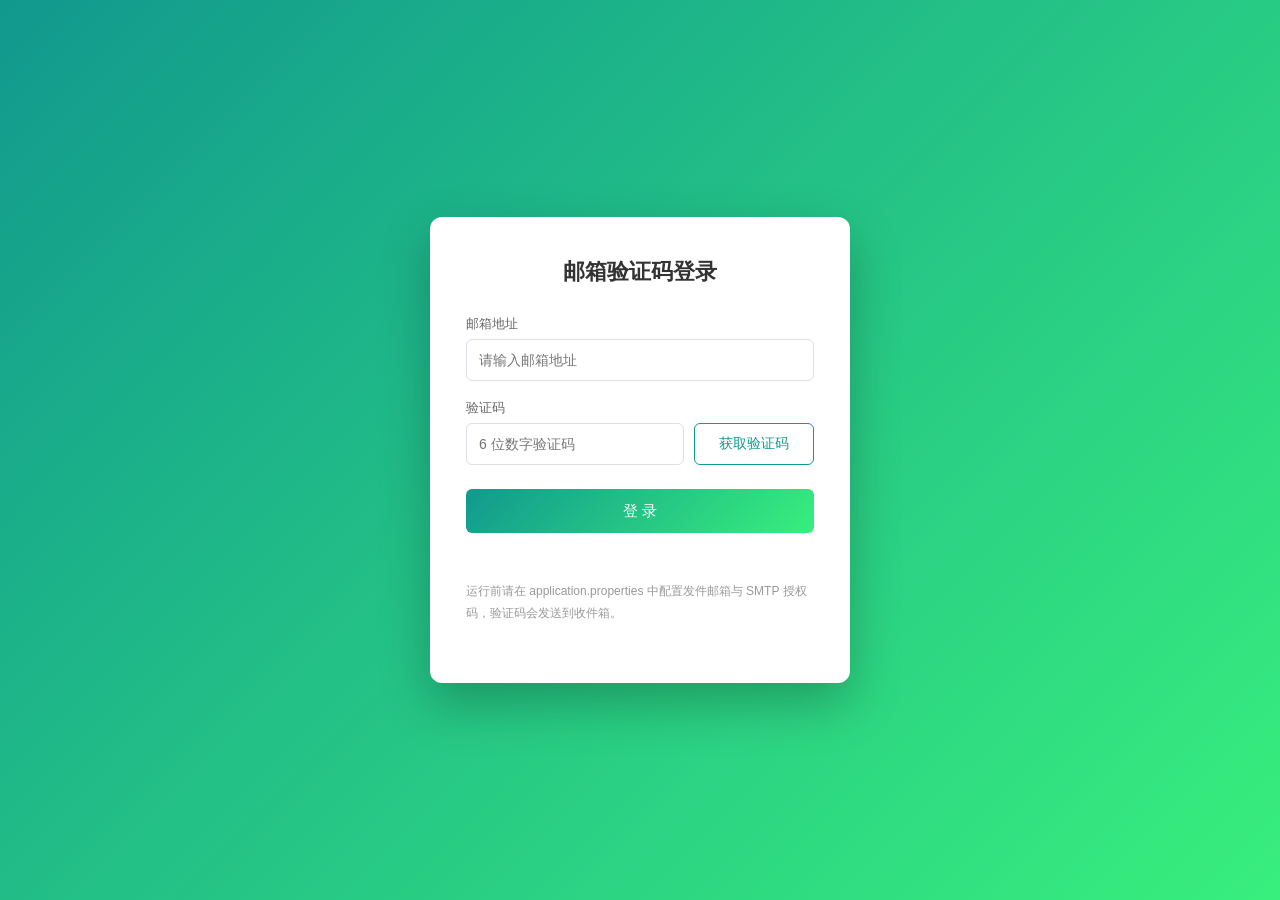
<file: springboot-email-login/src/main/resources/static/index.html>
<!DOCTYPE html>
<html lang="zh-CN">
<head>
<meta charset="UTF-8">
<meta name="viewport" content="width=device-width, initial-scale=1.0">
<title>登录 - 邮箱验证码登录示例</title>
<style>
  * { margin: 0; padding: 0; box-sizing: border-box; }

  body {
    font-family: "Segoe UI", "Microsoft YaHei", sans-serif;
    min-height: 100vh;
    display: flex;
    align-items: center;
    justify-content: center;
    background: linear-gradient(135deg, #11998e 0%, #38ef7d 100%);
  }

  .login-card {
    width: 420px;
    background: #fff;
    border-radius: 12px;
    padding: 40px 36px;
    box-shadow: 0 20px 50px rgba(0, 0, 0, .25);
  }

  .login-card h1 {
    font-size: 22px;
    color: #333;
    text-align: center;
    margin-bottom: 28px;
  }

  .form-item { margin-bottom: 18px; }

  .form-item label {
    display: block;
    font-size: 13px;
    color: #666;
    margin-bottom: 6px;
  }

  .code-row { display: flex; gap: 10px; }

  .code-row input { flex: 1; }

  .form-item input {
    width: 100%;
    height: 42px;
    padding: 0 12px;
    border: 1px solid #dcdfe6;
    border-radius: 6px;
    font-size: 14px;
    outline: none;
    transition: border-color .2s;
  }

  .form-item input:focus { border-color: #11998e; }

  .btn-send {
    width: 120px;
    height: 42px;
    border: 1px solid #11998e;
    background: #fff;
    color: #11998e;
    border-radius: 6px;
    font-size: 14px;
    cursor: pointer;
  }

  .btn-send:disabled { border-color: #c0c4cc; color: #c0c4cc; cursor: not-allowed; }

  .btn-login {
    width: 100%;
    height: 44px;
    margin-top: 6px;
    border: none;
    border-radius: 6px;
    background: linear-gradient(135deg, #11998e 0%, #38ef7d 100%);
    color: #fff;
    font-size: 15px;
    cursor: pointer;
  }

  .btn-login:hover { opacity: .9; }

  #result {
    margin-top: 14px;
    font-size: 14px;
    text-align: center;
    min-height: 20px;
    word-break: break-all;
  }

  #result.ok { color: #67c23a; }
  #result.fail { color: #f56c6c; }
</style>
</head>
<body>
<div class="login-card">
  <h1>邮箱验证码登录</h1>

  <div class="form-item">
    <label for="email">邮箱地址</label>
    <input type="email" id="email" placeholder="请输入邮箱地址" autocomplete="off">
  </div>

  <div class="form-item">
    <label for="code">验证码</label>
    <div class="code-row">
      <input type="text" id="code" placeholder="6 位数字验证码" maxlength="6" autocomplete="off">
      <button class="btn-send" id="btnSend">获取验证码</button>
    </div>
  </div>

  <button class="btn-login" id="btnLogin">登 录</button>

  <div id="result"></div>
  <div class="form-item" style="margin-top:14px">
    <p style="font-size:12px;color:#999;line-height:1.8">
      运行前请在 application.properties 中配置发件邮箱与 SMTP 授权码，验证码会发送到收件箱。
    </p>
  </div>
</div>

<script>
  const API_BASE = ''; // 与后端同源部署时无需修改；若跨域部署请改为如 http://localhost:9093

  function showResult(msg, ok) {
    const resultEl = document.getElementById('result');
    resultEl.textContent = msg;
    resultEl.className = ok ? 'ok' : 'fail';
  }

  // 获取验证码 + 60 秒倒计时
  document.getElementById('btnSend').addEventListener('click', function () {
    const email = document.getElementById('email').value.trim();
    if (!/^[\w.%-]+@[\w.-]+\.[a-zA-Z]{2,}$/.test(email)) {
      showResult('请输入正确的邮箱地址', false);
      return;
    }
    fetch(API_BASE + '/auth/email/send', {
      method: 'POST',
      headers: { 'Content-Type': 'application/json' },
      body: JSON.stringify({ email: email })
    })
      .then(resp => resp.json())
      .then(res => {
        showResult(res.msg, res.code === 0);
        if (res.code === 0) countdown(this, 60);
      })
      .catch(e => showResult('请求失败：' + e.message, false));
  });

  function countdown(btn, seconds) {
    btn.disabled = true;
    const timer = setInterval(() => {
      btn.textContent = seconds-- + 's 后重发';
      if (seconds < 0) {
        clearInterval(timer);
        btn.disabled = false;
        btn.textContent = '获取验证码';
      }
    }, 1000);
  }

  // 登录
  document.getElementById('btnLogin').addEventListener('click', function () {
    const email = document.getElementById('email').value.trim();
    const code = document.getElementById('code').value.trim();
    fetch(API_BASE + '/auth/email/login', {
      method: 'POST',
      headers: { 'Content-Type': 'application/json' },
      body: JSON.stringify({ email: email, code: code })
    })
      .then(resp => resp.json())
      .then(res => {
        showResult(res.code === 0 ? res.msg + '，token=' + res.data.token : res.msg, res.code === 0);
      })
      .catch(e => showResult('请求失败：' + e.message, false));
  });
</script>
</body>
</html>
</file>
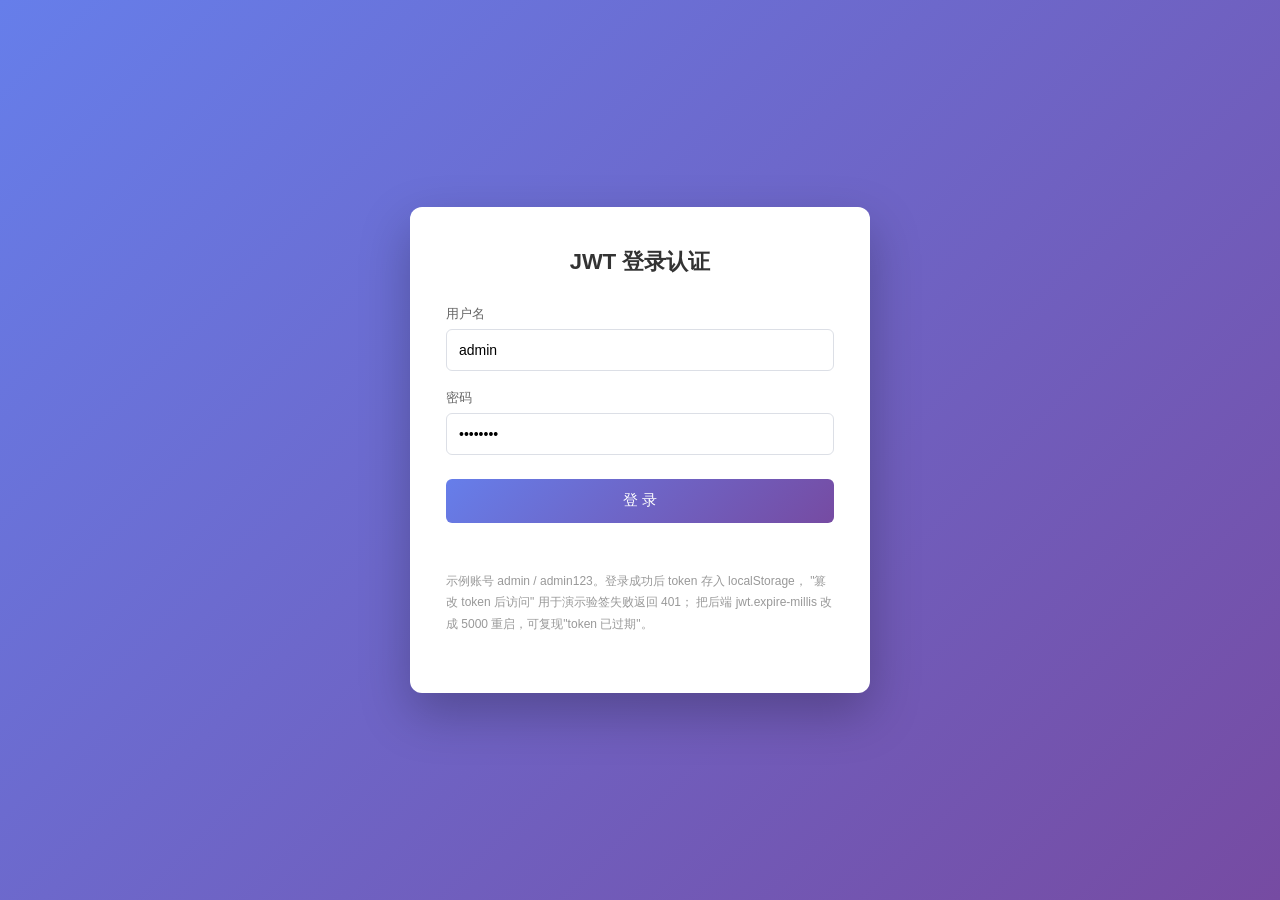
<file: springboot-jwt-login/src/main/resources/static/index.html>
<!DOCTYPE html>
<html lang="zh-CN">
<head>
<meta charset="UTF-8">
<meta name="viewport" content="width=device-width, initial-scale=1.0">
<title>登录 - JWT 登录认证示例</title>
<style>
  * { margin: 0; padding: 0; box-sizing: border-box; }

  body {
    font-family: "Segoe UI", "Microsoft YaHei", sans-serif;
    min-height: 100vh;
    display: flex;
    align-items: center;
    justify-content: center;
    background: linear-gradient(135deg, #667eea 0%, #764ba2 100%);
  }

  .login-card {
    width: 460px;
    background: #fff;
    border-radius: 12px;
    padding: 40px 36px;
    box-shadow: 0 20px 50px rgba(0, 0, 0, .25);
  }

  .login-card h1 {
    font-size: 22px;
    color: #333;
    text-align: center;
    margin-bottom: 28px;
  }

  .form-item { margin-bottom: 18px; }

  .form-item label {
    display: block;
    font-size: 13px;
    color: #666;
    margin-bottom: 6px;
  }

  .form-item input {
    width: 100%;
    height: 42px;
    padding: 0 12px;
    border: 1px solid #dcdfe6;
    border-radius: 6px;
    font-size: 14px;
    outline: none;
    transition: border-color .2s;
  }

  .form-item input:focus { border-color: #667eea; }

  .btn-login {
    width: 100%;
    height: 44px;
    margin-top: 6px;
    border: none;
    border-radius: 6px;
    background: linear-gradient(135deg, #667eea 0%, #764ba2 100%);
    color: #fff;
    font-size: 15px;
    cursor: pointer;
  }

  .btn-login:hover { opacity: .9; }

  .token-box {
    display: none;
    margin-top: 18px;
    padding: 12px;
    background: #f7f8fc;
    border: 1px solid #e8eaf2;
    border-radius: 6px;
  }

  .token-box .token-label {
    font-size: 12px;
    color: #999;
    margin-bottom: 6px;
  }

  .token-box .token-value {
    font-size: 12px;
    color: #555;
    word-break: break-all;
    line-height: 1.6;
    max-height: 72px;
    overflow-y: auto;
  }

  .action-row { display: none; gap: 10px; margin-top: 14px; }

  .action-row button {
    flex: 1;
    height: 38px;
    border: 1px solid #667eea;
    background: #fff;
    color: #667eea;
    border-radius: 6px;
    font-size: 13px;
    cursor: pointer;
  }

  .action-row button:hover { background: #f0f2fb; }

  .action-row button.danger {
    border-color: #f56c6c;
    color: #f56c6c;
  }

  .action-row button.danger:hover { background: #fef0f0; }

  #result {
    margin-top: 14px;
    font-size: 14px;
    text-align: center;
    min-height: 20px;
    word-break: break-all;
  }

  #result.ok { color: #67c23a; }
  #result.fail { color: #f56c6c; }
</style>
</head>
<body>
<div class="login-card">
  <h1>JWT 登录认证</h1>

  <div class="form-item">
    <label for="username">用户名</label>
    <input type="text" id="username" value="admin" autocomplete="off">
  </div>

  <div class="form-item">
    <label for="password">密码</label>
    <input type="password" id="password" value="admin123" autocomplete="off">
  </div>

  <button class="btn-login" id="btnLogin">登 录</button>

  <div class="token-box" id="tokenBox">
    <div class="token-label">Token（已保存到 localStorage，后续请求放入 Authorization 头）</div>
    <div class="token-value" id="tokenValue"></div>
  </div>

  <div class="action-row" id="actionRow">
    <button id="btnProfile">访问受保护接口</button>
    <button id="btnTamper" class="danger">篡改 token 后访问</button>
    <button id="btnLogout">退出</button>
  </div>

  <div id="result"></div>
  <div class="form-item" style="margin-top:14px">
    <p style="font-size:12px;color:#999;line-height:1.8">
      示例账号 admin / admin123。登录成功后 token 存入 localStorage，
      "篡改 token 后访问" 用于演示验签失败返回 401；
      把后端 jwt.expire-millis 改成 5000 重启，可复现"token 已过期"。
    </p>
  </div>
</div>

<script>
  const API_BASE = ''; // 与后端同源部署时无需修改；若跨域部署请改为如 http://localhost:9098

  function showResult(msg, ok) {
    const resultEl = document.getElementById('result');
    resultEl.textContent = msg;
    resultEl.className = ok ? 'ok' : 'fail';
  }

  // 页面加载时恢复已保存的 token
  const savedToken = localStorage.getItem('token');
  if (savedToken) {
    showTokenBox(savedToken);
    showResult('已登录（localStorage 中存在 token）', true);
  }

  function showTokenBox(token) {
    document.getElementById('tokenValue').textContent = token;
    document.getElementById('tokenBox').style.display = 'block';
    document.getElementById('actionRow').style.display = 'flex';
  }

  function hideTokenBox() {
    document.getElementById('tokenValue').textContent = '';
    document.getElementById('tokenBox').style.display = 'none';
    document.getElementById('actionRow').style.display = 'none';
  }

  // 登录：成功后保存 token
  document.getElementById('btnLogin').addEventListener('click', function () {
    const username = document.getElementById('username').value.trim();
    const password = document.getElementById('password').value;
    fetch(API_BASE + '/auth/login', {
      method: 'POST',
      headers: { 'Content-Type': 'application/json' },
      body: JSON.stringify({ username: username, password: password })
    })
      .then(resp => resp.json())
      .then(res => {
        if (res.code === 0) {
          localStorage.setItem('token', res.data.token);
          showTokenBox(res.data.token);
          showResult(res.msg + '，token 已存入 localStorage', true);
        } else {
          showResult(res.msg, false);
        }
      })
      .catch(e => showResult('请求失败：' + e.message, false));
  });

  // 携带 token 访问受保护接口；401 时清除本地 token（对应前端统一处理）
  function callProfile(token) {
    return fetch(API_BASE + '/auth/profile', {
      headers: { 'Authorization': 'Bearer ' + token }
    }).then(async resp => {
      const body = await resp.json();
      if (resp.status === 401) {
        // token 缺失/过期/非法都走这里：清掉本地 token，提示重新登录
        localStorage.removeItem('token');
        hideTokenBox();
      }
      return { status: resp.status, body: body };
    });
  }

  document.getElementById('btnProfile').addEventListener('click', function () {
    const token = localStorage.getItem('token');
    if (!token) { showResult('未登录，请先登录', false); return; }
    callProfile(token)
      .then(({ status, body }) => {
        if (body.code === 0) {
          showResult('HTTP ' + status + '，访问成功，当前用户：' + body.data.username, true);
        } else {
          showResult('HTTP ' + status + '，' + body.msg + '（本地 token 已清除）', false);
        }
      })
      .catch(e => showResult('请求失败：' + e.message, false));
  });

  // 篡改 token 最后一位字符再访问：验签失败应返回 401 token 非法
  document.getElementById('btnTamper').addEventListener('click', function () {
    const token = localStorage.getItem('token');
    if (!token) { showResult('未登录，请先登录', false); return; }
    const tampered = token.slice(0, -1) + (token.endsWith('A') ? 'B' : 'A');
    callProfile(tampered)
      .then(({ status, body }) => {
        showResult('HTTP ' + status + '，' + body.msg, false);
      })
      .catch(e => showResult('请求失败：' + e.message, false));
  });

  // 退出：仅清除本地 token（JWT 无状态，服务端不感知；彻底作废需黑名单机制）
  document.getElementById('btnLogout').addEventListener('click', function () {
    localStorage.removeItem('token');
    hideTokenBox();
    showResult('已退出（本地 token 已清除）', true);
  });
</script>
</body>
</html>
</file>
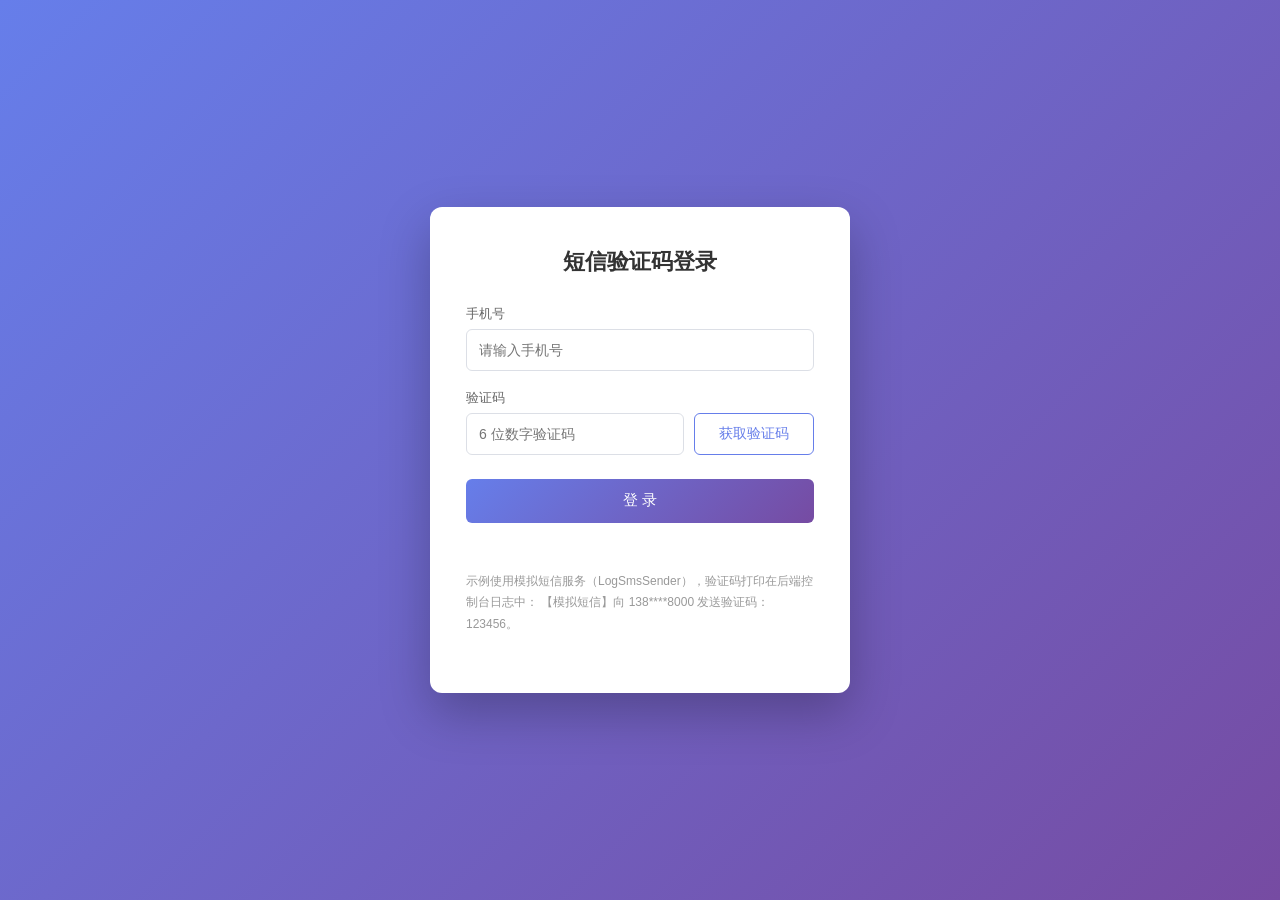
<file: springboot-sms-login/src/main/resources/static/index.html>
<!DOCTYPE html>
<html lang="zh-CN">
<head>
<meta charset="UTF-8">
<meta name="viewport" content="width=device-width, initial-scale=1.0">
<title>登录 - 短信验证码登录示例</title>
<style>
  * { margin: 0; padding: 0; box-sizing: border-box; }

  body {
    font-family: "Segoe UI", "Microsoft YaHei", sans-serif;
    min-height: 100vh;
    display: flex;
    align-items: center;
    justify-content: center;
    background: linear-gradient(135deg, #667eea 0%, #764ba2 100%);
  }

  .login-card {
    width: 420px;
    background: #fff;
    border-radius: 12px;
    padding: 40px 36px;
    box-shadow: 0 20px 50px rgba(0, 0, 0, .25);
  }

  .login-card h1 {
    font-size: 22px;
    color: #333;
    text-align: center;
    margin-bottom: 28px;
  }

  .form-item { margin-bottom: 18px; }

  .form-item label {
    display: block;
    font-size: 13px;
    color: #666;
    margin-bottom: 6px;
  }

  .code-row { display: flex; gap: 10px; }

  .code-row input { flex: 1; }

  .form-item input {
    width: 100%;
    height: 42px;
    padding: 0 12px;
    border: 1px solid #dcdfe6;
    border-radius: 6px;
    font-size: 14px;
    outline: none;
    transition: border-color .2s;
  }

  .form-item input:focus { border-color: #667eea; }

  .btn-send {
    width: 120px;
    height: 42px;
    border: 1px solid #667eea;
    background: #fff;
    color: #667eea;
    border-radius: 6px;
    font-size: 14px;
    cursor: pointer;
  }

  .btn-send:disabled { border-color: #c0c4cc; color: #c0c4cc; cursor: not-allowed; }

  .btn-login {
    width: 100%;
    height: 44px;
    margin-top: 6px;
    border: none;
    border-radius: 6px;
    background: linear-gradient(135deg, #667eea 0%, #764ba2 100%);
    color: #fff;
    font-size: 15px;
    cursor: pointer;
  }

  .btn-login:hover { opacity: .9; }

  #result {
    margin-top: 14px;
    font-size: 14px;
    text-align: center;
    min-height: 20px;
    word-break: break-all;
  }

  #result.ok { color: #67c23a; }
  #result.fail { color: #f56c6c; }
</style>
</head>
<body>
<div class="login-card">
  <h1>短信验证码登录</h1>

  <div class="form-item">
    <label for="mobile">手机号</label>
    <input type="tel" id="mobile" placeholder="请输入手机号" maxlength="11" autocomplete="off">
  </div>

  <div class="form-item">
    <label for="code">验证码</label>
    <div class="code-row">
      <input type="text" id="code" placeholder="6 位数字验证码" maxlength="6" autocomplete="off">
      <button class="btn-send" id="btnSend">获取验证码</button>
    </div>
  </div>

  <button class="btn-login" id="btnLogin">登 录</button>

  <div id="result"></div>
  <div class="form-item" style="margin-top:14px">
    <p style="font-size:12px;color:#999;line-height:1.8">
      示例使用模拟短信服务（LogSmsSender），验证码打印在后端控制台日志中：
      【模拟短信】向 138****8000 发送验证码：123456。
    </p>
  </div>
</div>

<script>
  const API_BASE = ''; // 与后端同源部署时无需修改；若跨域部署请改为如 http://localhost:9092

  function showResult(msg, ok) {
    const resultEl = document.getElementById('result');
    resultEl.textContent = msg;
    resultEl.className = ok ? 'ok' : 'fail';
  }

  // 获取验证码 + 60 秒倒计时
  document.getElementById('btnSend').addEventListener('click', function () {
    const mobile = document.getElementById('mobile').value.trim();
    if (!/^1\d{10}$/.test(mobile)) {
      showResult('请输入正确的 11 位手机号', false);
      return;
    }
    fetch(API_BASE + '/auth/sms/send', {
      method: 'POST',
      headers: { 'Content-Type': 'application/json' },
      body: JSON.stringify({ mobile: mobile })
    })
      .then(resp => resp.json())
      .then(res => {
        showResult(res.msg, res.code === 0);
        if (res.code === 0) countdown(this, 60);
      })
      .catch(e => showResult('请求失败：' + e.message, false));
  });

  function countdown(btn, seconds) {
    btn.disabled = true;
    const timer = setInterval(() => {
      btn.textContent = seconds-- + 's 后重发';
      if (seconds < 0) {
        clearInterval(timer);
        btn.disabled = false;
        btn.textContent = '获取验证码';
      }
    }, 1000);
  }

  // 登录
  document.getElementById('btnLogin').addEventListener('click', function () {
    const mobile = document.getElementById('mobile').value.trim();
    const code = document.getElementById('code').value.trim();
    fetch(API_BASE + '/auth/sms/login', {
      method: 'POST',
      headers: { 'Content-Type': 'application/json' },
      body: JSON.stringify({ mobile: mobile, code: code })
    })
      .then(resp => resp.json())
      .then(res => {
        showResult(res.code === 0 ? res.msg + '，token=' + res.data.token : res.msg, res.code === 0);
      })
      .catch(e => showResult('请求失败：' + e.message, false));
  });
</script>
</body>
</html>
</file>
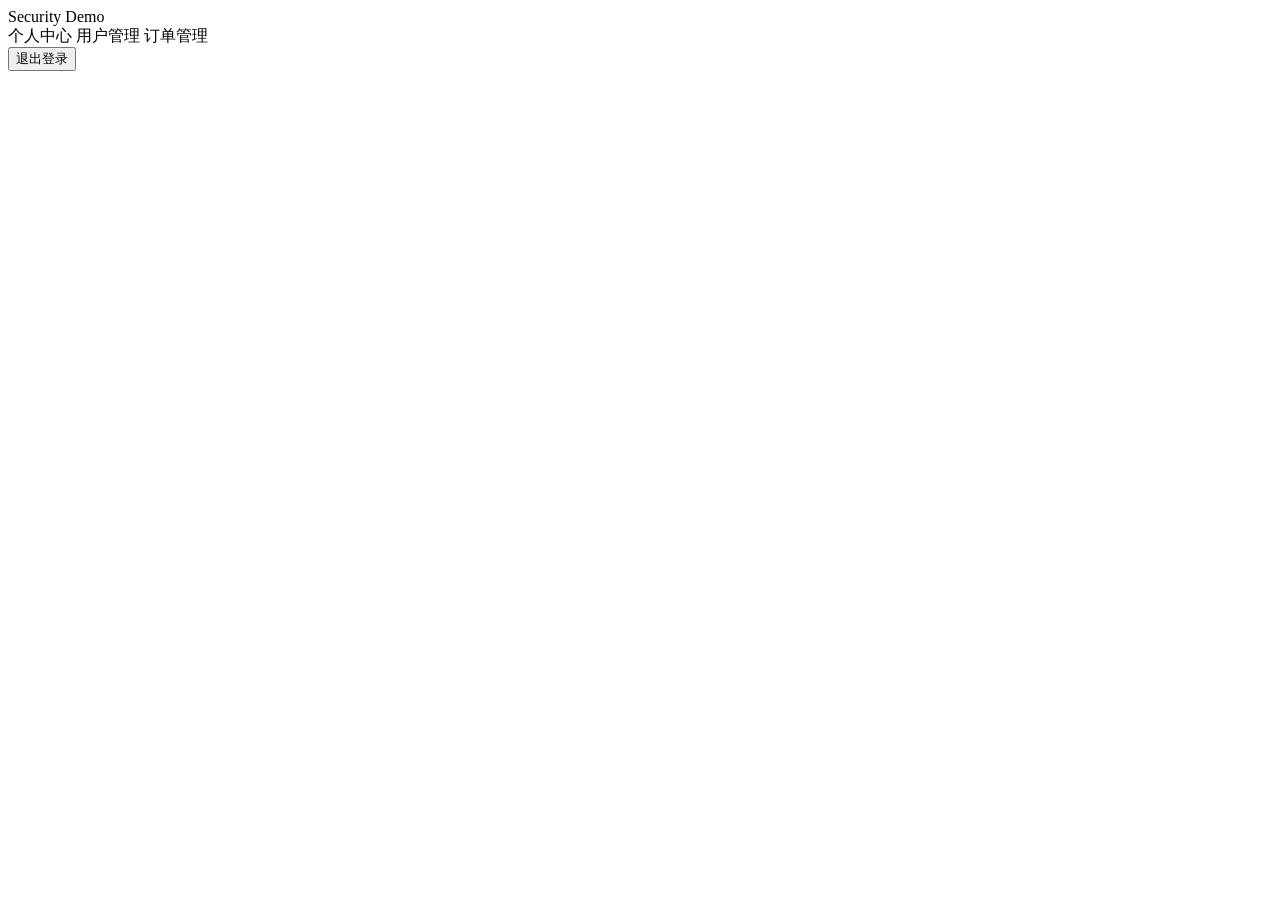
<file: springboot-security/src/main/resources/templates/fragments.html>
<!DOCTYPE html>
<html xmlns:th="http://www.thymeleaf.org">
<head th:fragment="head(title)">
    <meta charset="UTF-8">
    <title th:text="${title} + ' · Security Demo'">Security Demo</title>
    <link rel="stylesheet" th:href="@{/css/site.css}">
</head>
<body>
<!-- 侧边栏菜单：菜单项按当前用户权限显隐（标记由 MenuAdvice 注入）；退出登录为 POST 表单（配合 CSRF） -->
<div th:fragment="sidebar(active)" class="sidebar">
    <div class="brand">Security Demo</div>
    <a th:href="@{/}" th:classappend="${active == 'profile'} ? 'active'">个人中心</a>
    <a th:href="@{/users}" th:if="${canManageUsers}" th:classappend="${active == 'users'} ? 'active'">用户管理</a>
    <a th:href="@{/orders}" th:if="${canManageOrders}" th:classappend="${active == 'orders'} ? 'active'">订单管理</a>
    <form th:action="@{/logout}" method="post" class="logout-form">
        <button type="submit">退出登录</button>
    </form>
</div>
</body>
</html>
</file>
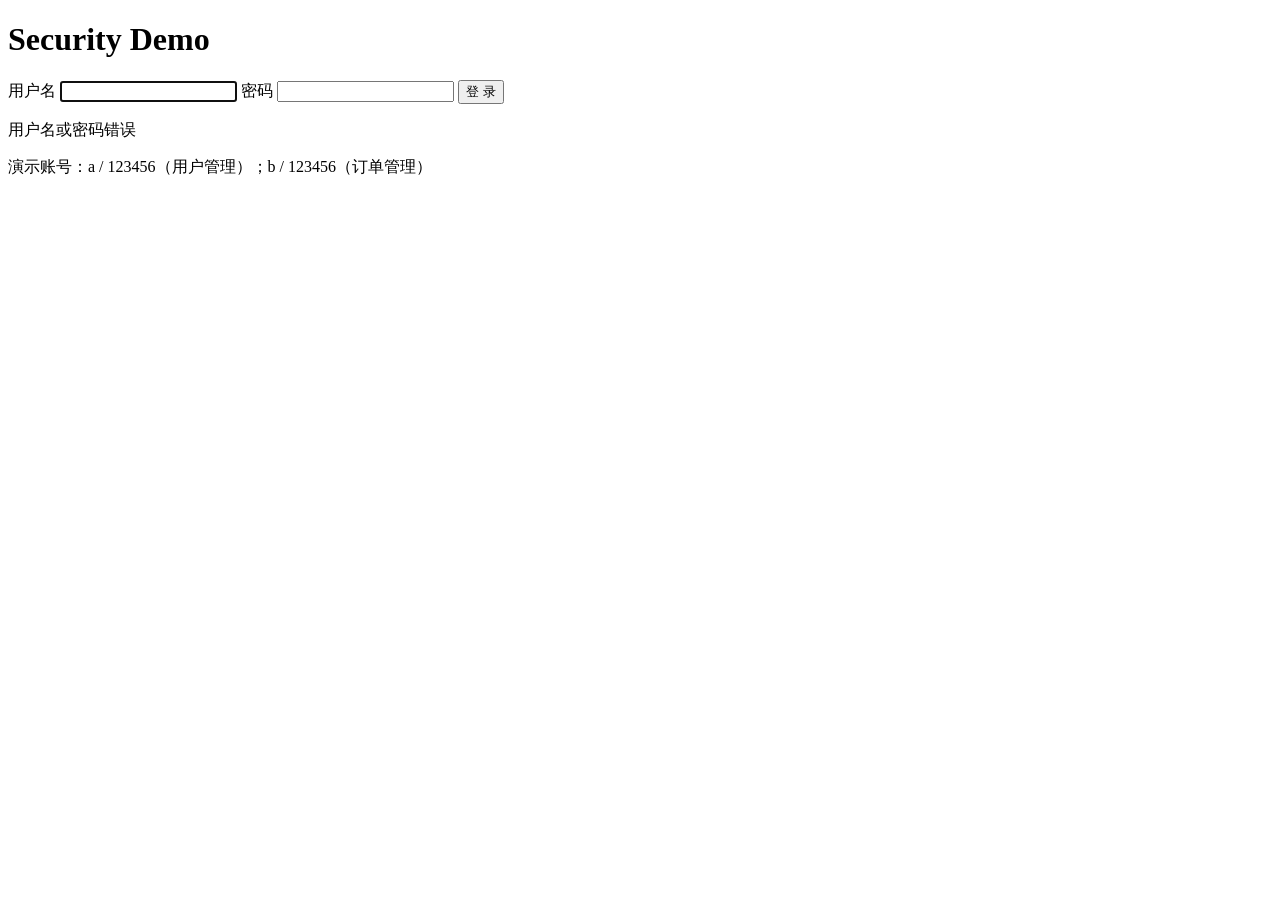
<file: springboot-security/src/main/resources/templates/login.html>
<!DOCTYPE html>
<html xmlns:th="http://www.thymeleaf.org">
<head>
    <meta charset="UTF-8">
    <title>登录 · Security Demo</title>
    <link rel="stylesheet" th:href="@{/css/site.css}">
</head>
<body class="login-body">
<div class="login-box">
    <h1>Security Demo</h1>
    <!-- th:action 会让 Thymeleaf 自动追加 CSRF 隐藏域；POST /login 由 Spring Security 处理 -->
    <form th:action="@{/login}" method="post">
        <label for="username">用户名</label>
        <input id="username" name="username" type="text" required autofocus>
        <label for="password">密码</label>
        <input id="password" name="password" type="password" required>
        <button type="submit">登 录</button>
        <p class="error" th:if="${param.error}">用户名或密码错误</p>
    </form>
    <p class="tip">演示账号：a / 123456（用户管理）；b / 123456（订单管理）</p>
</div>
</body>
</html>
</file>
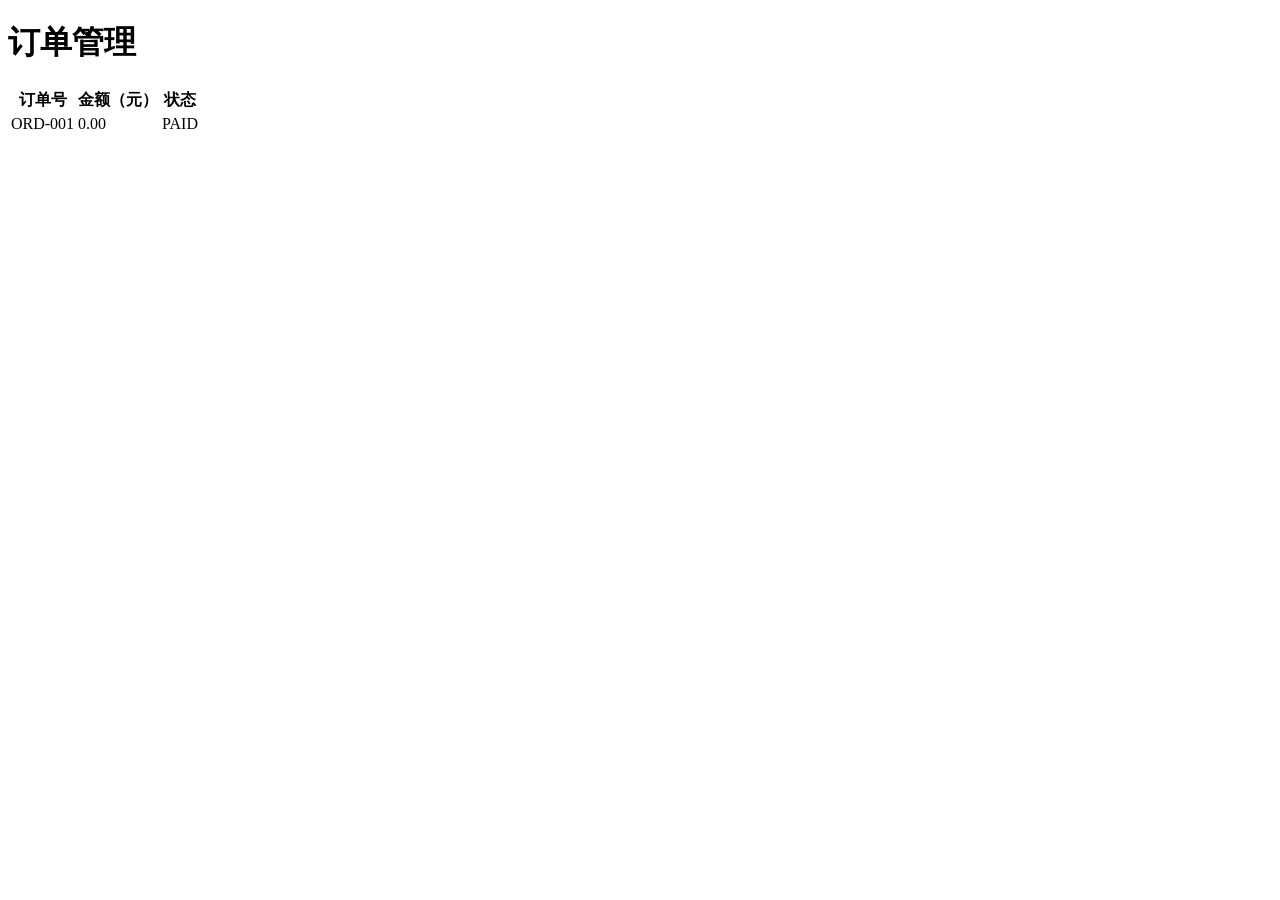
<file: springboot-security/src/main/resources/templates/orders.html>
<!DOCTYPE html>
<html xmlns:th="http://www.thymeleaf.org">
<head th:replace="~{fragments :: head('订单管理')}"></head>
<body>
<div class="layout">
    <div th:replace="~{fragments :: sidebar('orders')}"></div>
    <main class="content">
        <h1>订单管理</h1>
        <div class="card">
            <table>
                <thead>
                <tr><th>订单号</th><th>金额（元）</th><th>状态</th></tr>
                </thead>
                <tbody>
                <tr th:each="o : ${orders}">
                    <td th:text="${o.order_no}">ORD-001</td>
                    <td th:text="${o.amount}">0.00</td>
                    <td th:text="${o.status}">PAID</td>
                </tr>
                </tbody>
            </table>
        </div>
    </main>
</div>
</body>
</html>
</file>
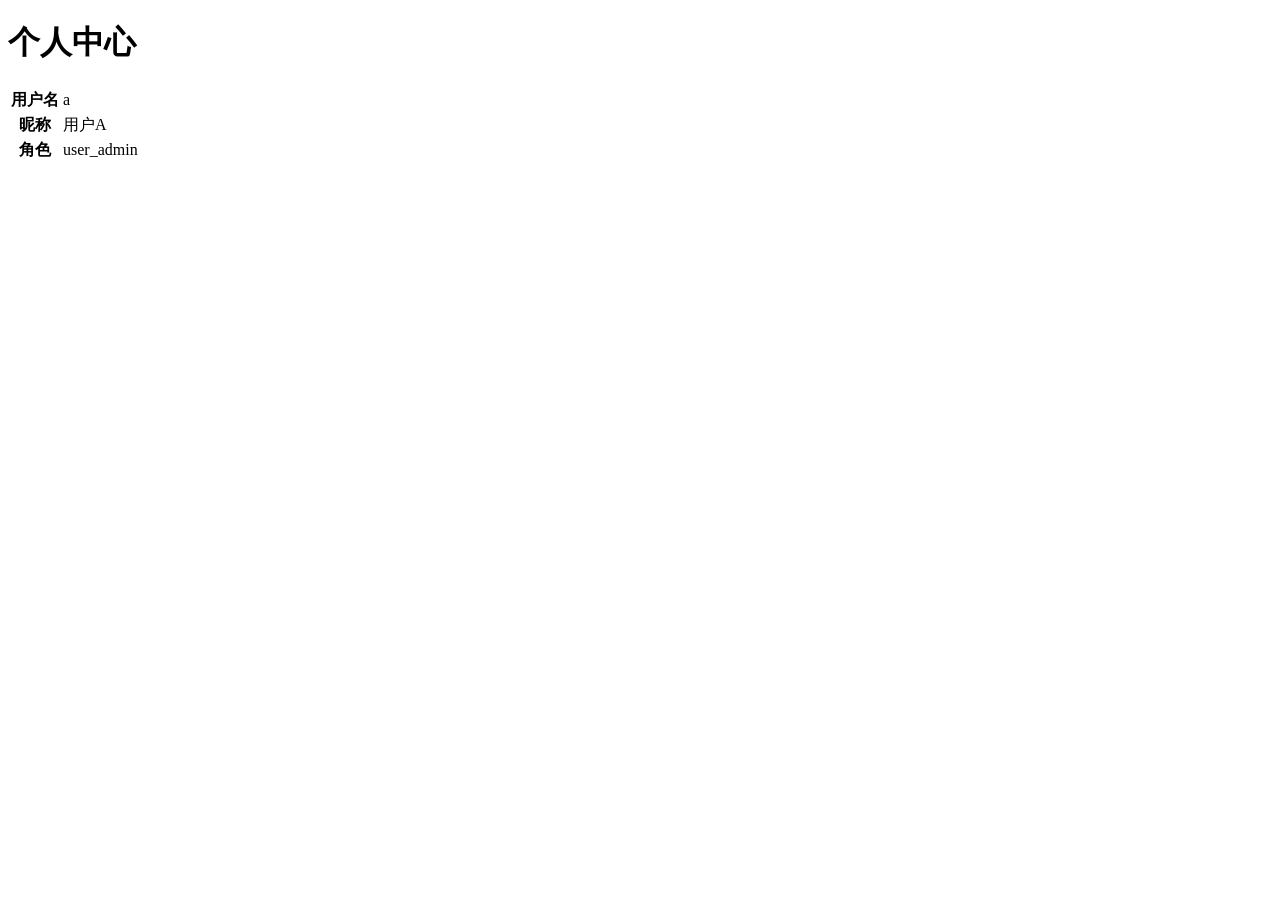
<file: springboot-security/src/main/resources/templates/profile.html>
<!DOCTYPE html>
<html xmlns:th="http://www.thymeleaf.org">
<head th:replace="~{fragments :: head('个人中心')}"></head>
<body>
<div class="layout">
    <div th:replace="~{fragments :: sidebar('profile')}"></div>
    <main class="content">
        <h1>个人中心</h1>
        <div class="card">
            <table>
                <tr><th>用户名</th><td th:text="${user.username}">a</td></tr>
                <tr><th>昵称</th><td th:text="${user.nickname}">用户A</td></tr>
                <tr><th>角色</th><td th:text="${roles}">user_admin</td></tr>
            </table>
        </div>
    </main>
</div>
</body>
</html>
</file>
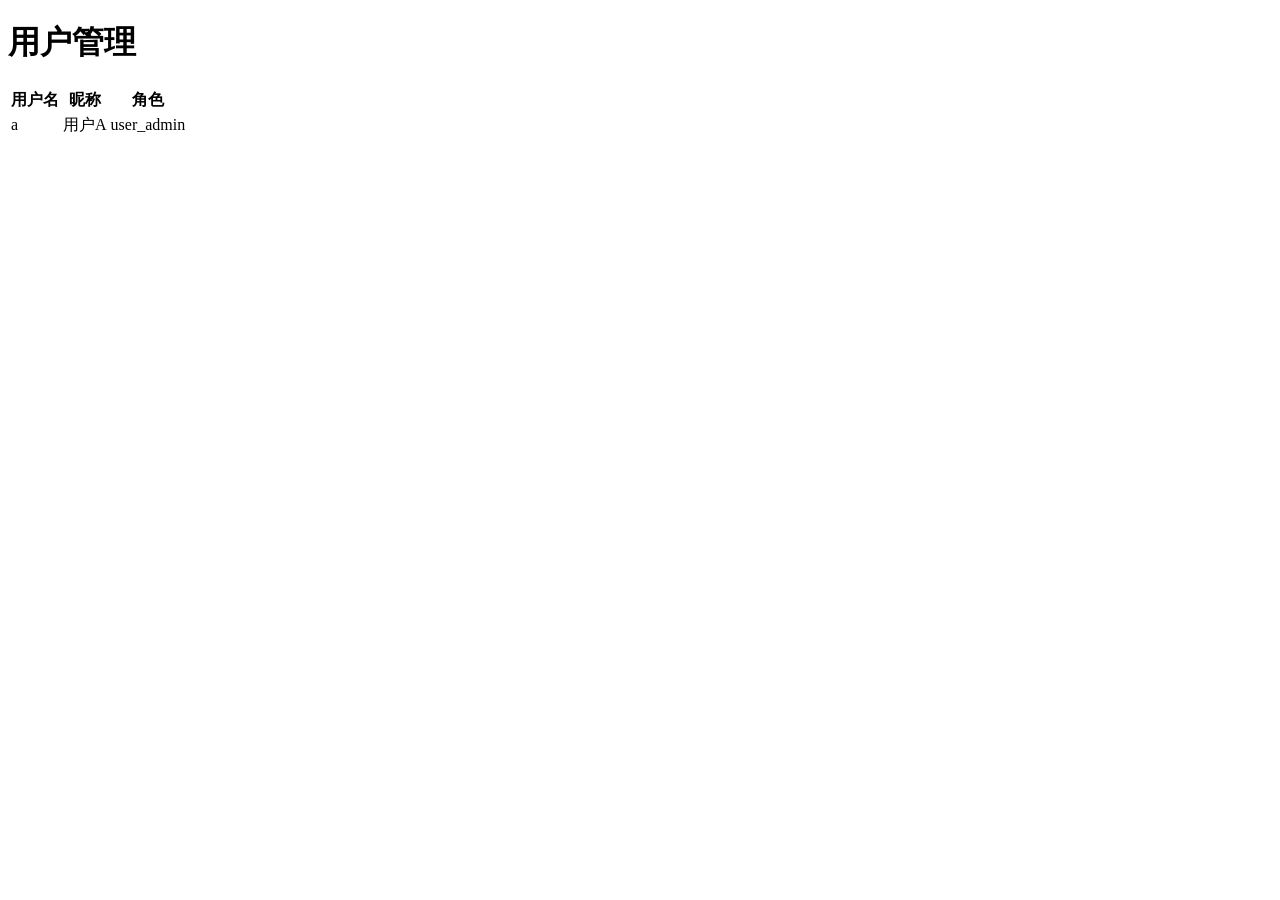
<file: springboot-security/src/main/resources/templates/users.html>
<!DOCTYPE html>
<html xmlns:th="http://www.thymeleaf.org">
<head th:replace="~{fragments :: head('用户管理')}"></head>
<body>
<div class="layout">
    <div th:replace="~{fragments :: sidebar('users')}"></div>
    <main class="content">
        <h1>用户管理</h1>
        <div class="card">
            <table>
                <thead>
                <tr><th>用户名</th><th>昵称</th><th>角色</th></tr>
                </thead>
                <tbody>
                <tr th:each="u : ${users}">
                    <td th:text="${u.username}">a</td>
                    <td th:text="${u.nickname}">用户A</td>
                    <td th:text="${u.roles}">user_admin</td>
                </tr>
                </tbody>
            </table>
        </div>
    </main>
</div>
</body>
</html>
</file>
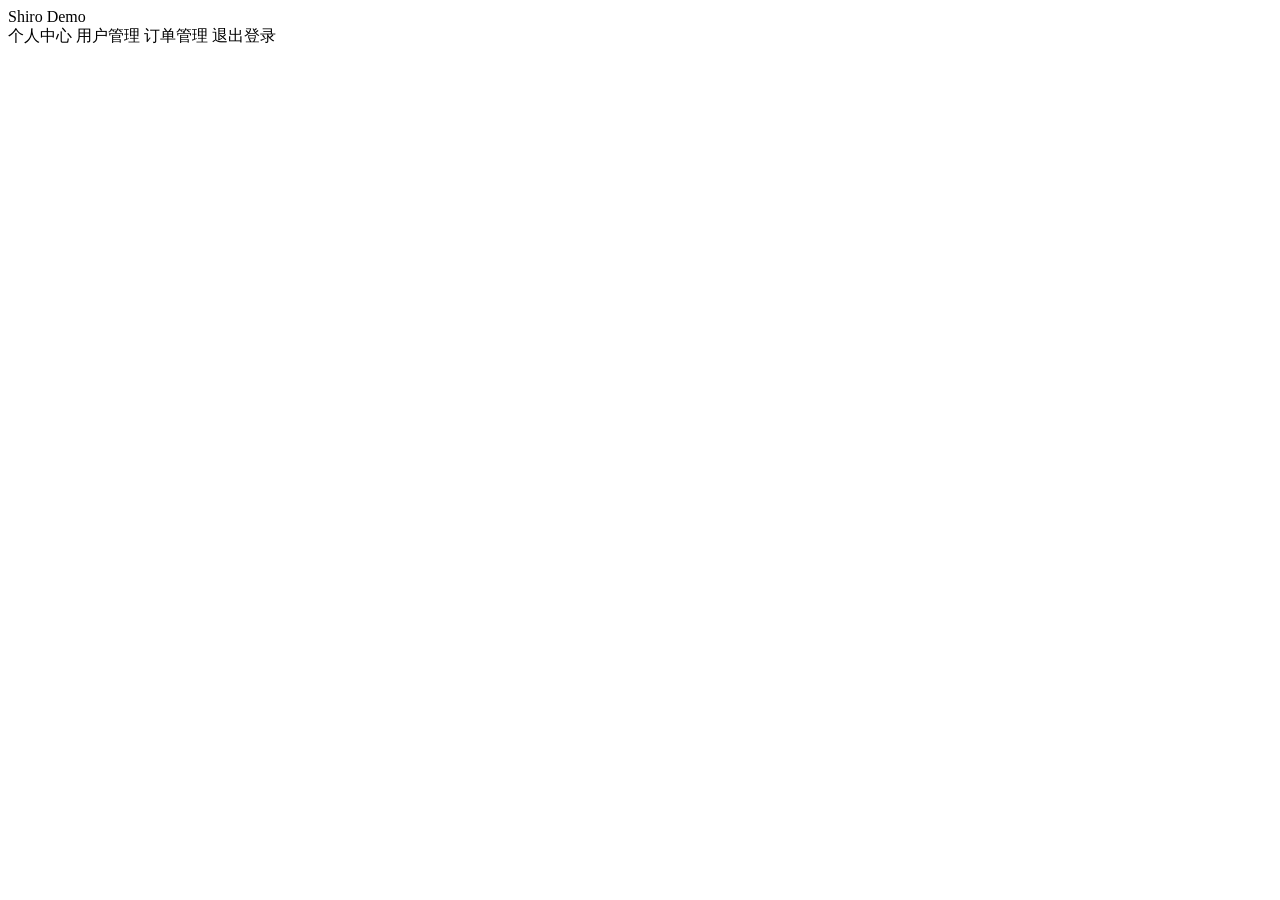
<file: springboot-shiro/src/main/resources/templates/fragments.html>
<!DOCTYPE html>
<html xmlns:th="http://www.thymeleaf.org">
<head th:fragment="head(title)">
    <meta charset="UTF-8">
    <title th:text="${title} + ' · Shiro Demo'">Shiro Demo</title>
    <link rel="stylesheet" th:href="@{/css/site.css}">
</head>
<body>
<!-- 侧边栏菜单：菜单项按当前用户权限显隐（标记由 GlobalExceptionHandler 注入） -->
<div th:fragment="sidebar(active)" class="sidebar">
    <div class="brand">Shiro Demo</div>
    <a th:href="@{/}" th:classappend="${active == 'profile'} ? 'active'">个人中心</a>
    <a th:href="@{/users}" th:if="${canManageUsers}" th:classappend="${active == 'users'} ? 'active'">用户管理</a>
    <a th:href="@{/orders}" th:if="${canManageOrders}" th:classappend="${active == 'orders'} ? 'active'">订单管理</a>
    <a th:href="@{/logout}" class="logout">退出登录</a>
</div>
</body>
</html>
</file>
